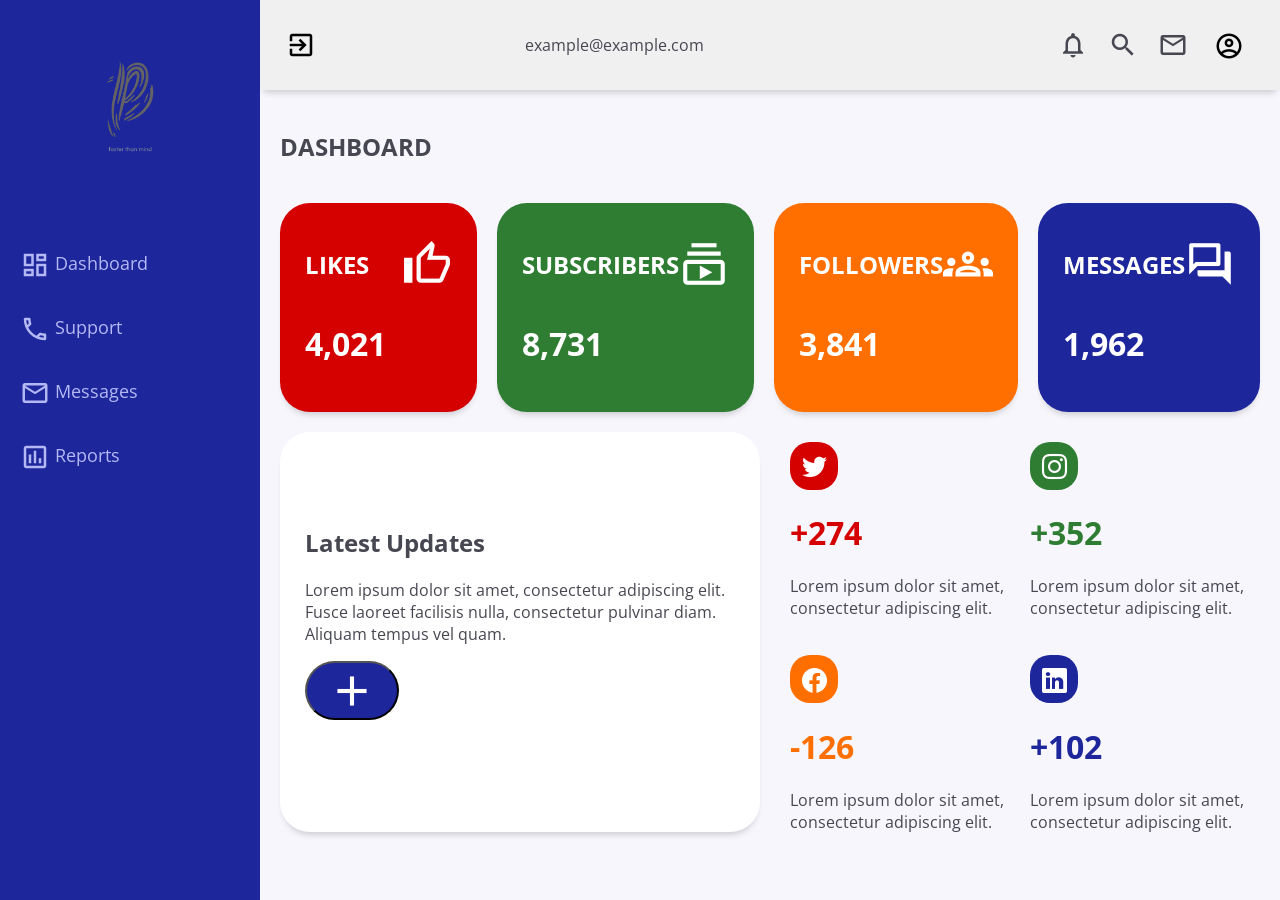
<file: src/main/webapp/dashboard.html>
<!DOCTYPE html>
<html lang="en">
<head>
    <meta charset="utf-8">
    <meta name="viewport" content="width=device-width,initial-scale=1.0">
    <title>Admin Dashboard</title>

    <!-- Open Sans Font -->
    <link href="https://fonts.googleapis.com/css2?family=Open+Sans:wght@100;200;300;400;500;600;700;800;900&display=swap" rel="stylesheet">

    <!-- Material Icons -->
    <link href="https://fonts.googleapis.com/icon?family=Material+Icons+Outlined" rel="stylesheet">

    <!-- Bootstrap Icons -->
    <link rel="stylesheet" href="https://cdn.jsdelivr.net/npm/bootstrap-icons@1.10.3/font/bootstrap-icons.css">

    <!-- Custom CSS -->
    <link rel="stylesheet" href="css/dashboard.css">
    
    <style type="text/css">

    	
    </style>
</head>
<body>
    <div class="grid-container">
        <!-- Header start -->
        <header class="header">
            <div class="header-left">
                <!-- Update the logout button with an id -->
                <button id="logoutButton" class="logout-button" title="Logout">
                    <span class="material-icons-outlined">exit_to_app</span>
                </button>
            </div>
            <div class="header-center" id="user-email"></div>
            <div class="header-right">
                <span class="material-icons-outlined">notifications</span>
                <span class="material-icons-outlined">search</span>
                <span class="material-icons-outlined">email</span>
                <div class="dropdown dropdown-profile">
                    <button class="dropbtn material-icons-outlined">account_circle</button>
                    <div class="dropdown-content" id="profileDropdownContent">
                        <div class="profile-info">
                            <p>User Profile</p>
                            <p>Email: <span class="profile-email" id="userEmail"></span></p>
                        </div>
                        <a href="#" class="profile-action" onclick="logout()">Logout</a>
                    </div>
                </div>
            </div>
        </header>
        <!-- Header End -->

        <!-- Sidebar -->
        <aside id="sidebar">
            <div class="sidebar-title">
                <div class="sidebar-brand">
                    <img src="images/logo-no-background.png" alt="Logo" class="logo-icon">
                </div>
                <span class="material-icons-outlined" onclick="closeSidebar()">close</span>
            </div>

            <ul class="sidebar-list">
                <li class="sidebar-list-item">
                    <a href="#">
                        <span class="material-icons-outlined">dashboard</span> Dashboard
                    </a>
                </li>
                <li class="sidebar-list-item">
                    <a href="support.html">
                        <span class="material-icons-outlined">phone</span> Support
                    </a>
                </li>
                <li class="sidebar-list-item">
                    <a href="#">
                        <span class="material-icons-outlined">email</span> Messages
                    </a>
                </li>
                <li class="sidebar-list-item">
                    <a href="#">
                        <span class="material-icons-outlined">poll</span> Reports
                    </a>
                </li>
            </ul>
        </aside>
        <!-- End Sidebar -->

        <!-- Main -->
        <main class="main-container">
            <div class="main-title">
                <h2>DASHBOARD</h2>
            </div>

            <div class="main-cards">
                <div class="card">
                    <div class="card-inner">
                        <h2>LIKES</h2>
                        <span class="material-icons-outlined">thumb_up</span>
                    </div>
                    <h1>4,021</h1>
                </div>
                <div class="card">
                    <div class="card-inner">
                        <h2>SUBSCRIBERS</h2>
                        <span class="material-icons-outlined">subscriptions</span>
                    </div>
                    <h1>8,731</h1>
                </div>
                <div class="card">
                    <div class="card-inner">
                        <h2>FOLLOWERS</h2>
                        <span class="material-icons-outlined">groups</span>
                    </div>
                    <h1>3,841</h1>
                </div>
                <div class="card">
                    <div class="card-inner">
                        <h2>MESSAGES</h2>
                        <span class="material-icons-outlined">forum</span>
                    </div>
                    <h1>1,962</h1>
                </div>
            </div>

            <div class="products">
                <div class="product-card">
                    <h2 class="product-description">Latest Updates</h2>
                    <p class="text-secondary">
                        Lorem ipsum dolor sit amet, consectetur adipiscing elit. Fusce laoreet facilisis nulla, consectetur pulvinar diam. Aliquam tempus vel quam.
                    </p>
                    <button type="button" class="product-button">
                        <span class="material-icons-outlined">add</span>
                    </button>
                </div>
                <div class="social-media">
                    <div class="product">
                        <div>
                            <div class="product-icon background-red">
                                <i class="bi bi-twitter"></i>
                            </div>
                            <h1 class="text-red">+274</h1>
                            <p class="text-secondary">Lorem ipsum dolor sit amet, consectetur adipiscing elit.</p>
                        </div>
                        <div>
                            <div class="product-icon background-green">
                                <i class="bi bi-instagram"></i>
                            </div>
                            <h1 class="text-green">+352</h1>
                            <p class="text-secondary">Lorem ipsum dolor sit amet, consectetur adipiscing elit.</p>
                        </div>
                        <div>
                            <div class="product-icon background-orange">
                                <i class="bi bi-facebook"></i>
                            </div>
                            <h1 class="text-orange">-126</h1>
                            <p class="text-secondary">Lorem ipsum dolor sit amet, consectetur adipiscing elit.</p>
                        </div>
                        <div>
                            <div class="product-icon background-blue">
                                <i class="bi bi-linkedin"></i>
                            </div>
                            <h1 class="text-blue">+102</h1>
                            <p class="text-secondary">Lorem ipsum dolor sit amet, consectetur adipiscing elit.</p>
                        </div>
                    </div>
                </div>
            </div>
        </main>
        <!-- End Main -->
    </div>

    <!-- Scripts -->
    <!-- Custom JS -->
    <script src="js/scripts.js"> </script>
    
    <script>
        // Function to handle logout action
        function logout() {
            // Perform logout actions here, such as clearing session data
            // For now, simply redirect to the homepage.html file
            window.location.href = "homepage.html";
        }

        // Attach event listener to the logout button
        document.getElementById("logoutButton").addEventListener("click", logout);
    </script>

    <script>
        // Get the element where the user email will be displayed
        const userEmailElement = document.getElementById('user-email');

        // Set the logged-in user's email directly in JavaScript
        const loggedInUserEmail = "example@example.com"; // Replace this with the actual email

        // Set the content of the user email element
        userEmailElement.textContent = loggedInUserEmail;
    </script>
</body>
</html>
</file>
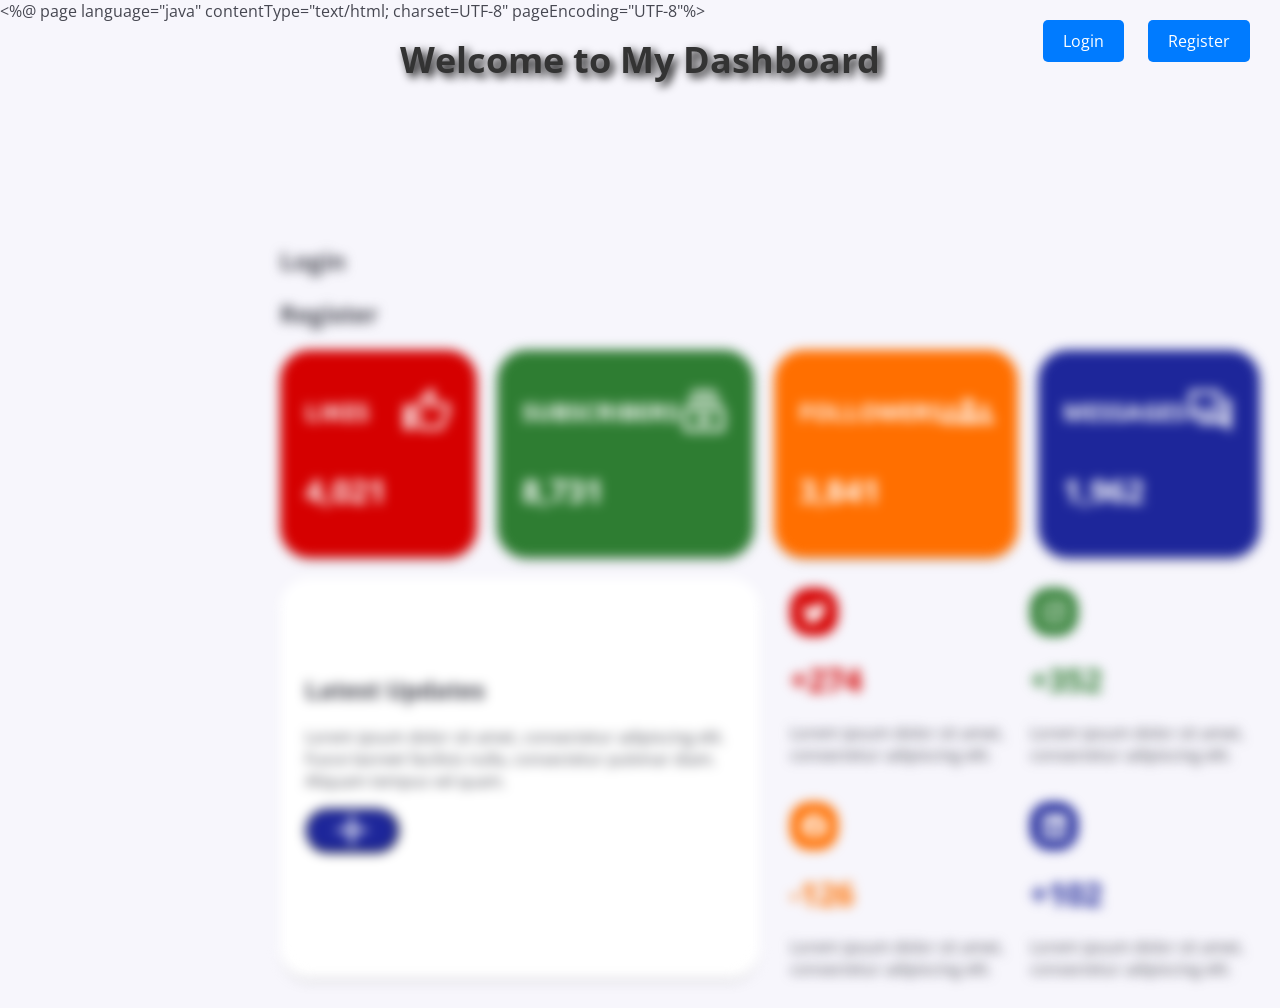
<file: src/main/webapp/homepage.html>
<%@ page language="java" contentType="text/html; charset=UTF-8" pageEncoding="UTF-8"%>
<!DOCTYPE html>
<html lang="en">
<head>
    <meta charset="utf-8">
    <meta name="viewport" content="width=device-width,initial-scale=1.0">
    <title>Admin Dashboard</title>

    <!-- Open Sans Font -->
    <link href="https://fonts.googleapis.com/css2?family=Open+Sans:wght@100;200;300;400;500;600;700;800;900&display=swap" rel="stylesheet">

    <!-- Material Icons -->
    <link href="https://fonts.googleapis.com/icon?family=Material+Icons+Outlined" rel="stylesheet">

    <!-- Bootstrap Icons -->
    <link rel="stylesheet" href="https://cdn.jsdelivr.net/npm/bootstrap-icons@1.10.3/font/bootstrap-icons.css">

    <!-- Custom CSS -->
    <link rel="stylesheet" href="css/dashboard.css">

    
</head>
<body>
<h1 id="homepage_heading">Welcome to My Dashboard</h1>

<div class="grid-container">
    <!-- Login and Register Buttons -->
    <div class="login-register-buttons">
        <a href="login.jsp">Login</a>
        <a href="Register.jsp">Register</a>
    </div>
    <!-- End Login and Register Buttons -->

    <!-- Main -->
    <main class="main-container">
        <div class="main-title">
            <h2></h2>
        </div>

        <!-- Login Form -->
        <div id="login-form" class="blur">
            <h2>Login</h2>
            <form action="loginServlet" method="post">
                <!-- Your login form fields go here -->
            </form>
        </div>
        
        <!-- Register Form -->
        <div id="register-form" class="blur">
            <h2>Register</h2>
            <form action="registerServlet" method="post">
                <!-- Your register form fields go here -->
            </form>
        </div>

        <div class="main-cards blur">

            <div class="card">
                <div class="card-inner">
                    <h2>LIKES</h2>
                    <span class="material-icons-outlined">thumb_up</span>
                </div>
                <h1>4,021</h1>
            </div>

            <div class="card">
                <div class="card-inner">
                    <h2>SUBSCRIBERS</h2>
                    <span class="material-icons-outlined">subscriptions</span>
                </div>
                <h1>8,731</h1>
            </div>

            <div class="card">
                <div class="card-inner">
                    <h2>FOLLOWERS</h2>
                    <span class="material-icons-outlined">groups</span>
                </div>
                <h1>3,841</h1>
            </div>

            <div class="card">
                <div class="card-inner">
                    <h2>MESSAGES</h2>
                    <span class="material-icons-outlined">forum</span>
                </div>
                <h1>1,962</h1>
            </div>

        </div>

        <div class="products blur">

            <div class="product-card">
                <h2 class="product-description">Latest Updates</h2>
                <p class="text-secondary">
                    Lorem ipsum dolor sit amet, consectetur adipiscing elit. Fusce laoreet facilisis nulla, consectetur pulvinar diam. Aliquam tempus vel quam.
                </p>
                <button type="button" class="product-button">
                    <span class="material-icons-outlined">add</span>
                </button>
            </div>

            <div class="social-media">
                <div class="product">

                    <div>
                        <div class="product-icon background-red">
                            <i class="bi bi-twitter"></i>
                        </div>
                        <h1 class="text-red">+274</h1>
                        <p class="text-secondary">Lorem ipsum dolor sit amet, consectetur adipiscing elit.</p>
                    </div>
    
                    <div>
                        <div class="product-icon background-green">
                            <i class="bi bi-instagram"></i>
                        </div>
                        <h1 class="text-green">+352</h1>
                        <p class="text-secondary">Lorem ipsum dolor sit amet, consectetur adipiscing elit.</p>
                    </div>
    
                    <div>
                        <div class="product-icon background-orange">
                            <i class="bi bi-facebook"></i>
                        </div>
                        <h1 class="text-orange">-126</h1>
                        <p class="text-secondary">Lorem ipsum dolor sit amet, consectetur adipiscing elit.</p>
                    </div>
    
                    <div>
                        <div class="product-icon background-blue">
                            <i class="bi bi-linkedin"></i>
                        </div>
                        <h1 class="text-blue">+102</h1>
                        <p class="text-secondary">Lorem ipsum dolor sit amet, consectetur adipiscing elit.</p>
                    </div>
                    
                </div>
            </div>

        </div>
    </main>
    <!-- End Main -->

</div>

<!-- Scripts -->
<!-- Custom JS -->
<script>
    // JavaScript to handle login and register form visibility
    const loginForm = document.getElementById('login-form');
    const registerForm = document.getElementById('register-form');

    // Show login form
    document.querySelector('.login-register-buttons a[href="#login"]').addEventListener('click', function () {
        loginForm.classList.remove('blur');
        registerForm.classList.add('blur');
    });

    // Show register form
    document.querySelector('.login-register-buttons a[href="#register"]').addEventListener('click', function () {
        registerForm.classList.remove('blur');
        loginForm.classList.add('blur');
    });
</script>
</body>
</html>
</file>
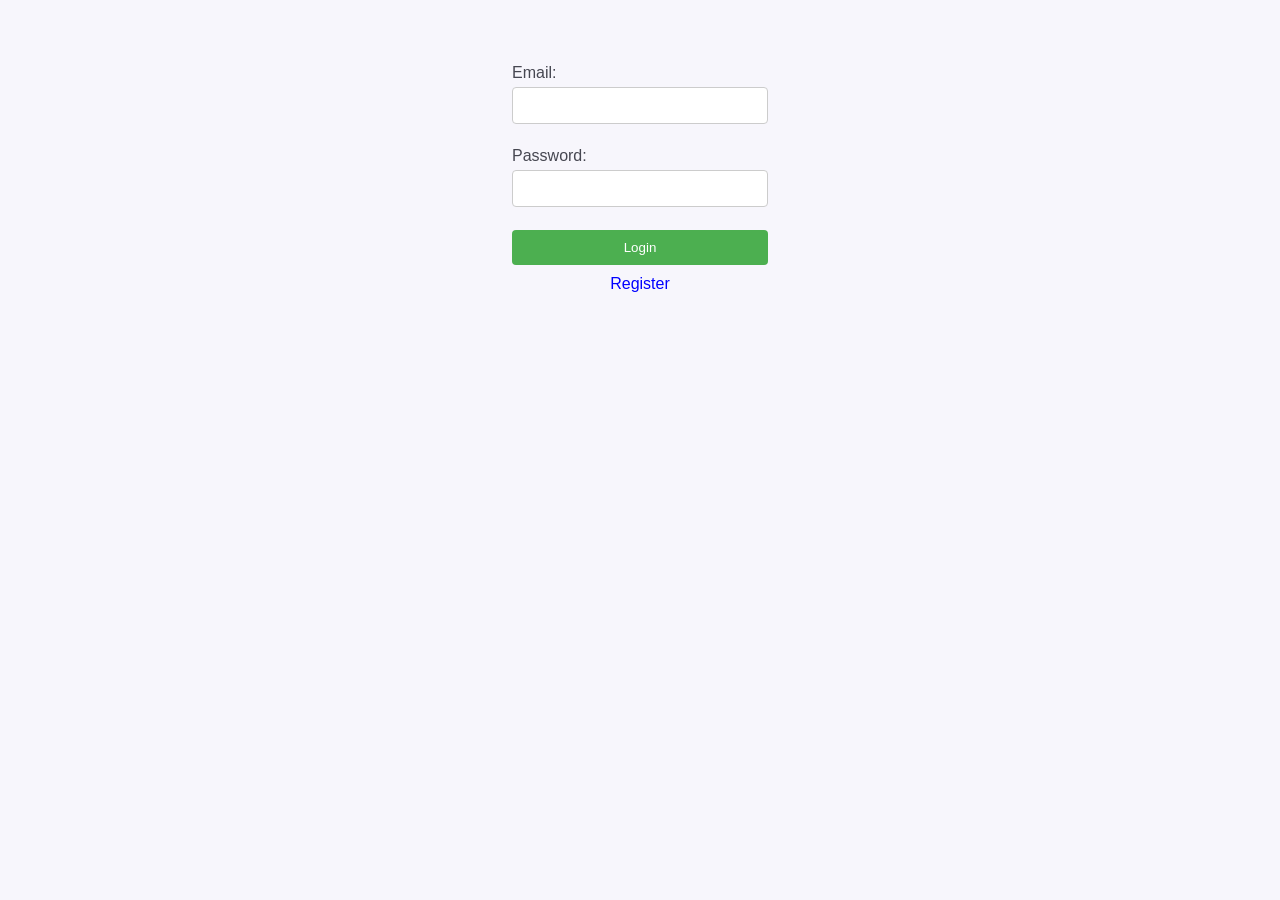
<file: src/main/webapp/login.html>
<!DOCTYPE html>
<html>
<head>
    <meta charset="ISO-8859-1">
    <title>Login</title>
    <link rel="stylesheet" href="css/login_register.css">
</head>
<body>
    <form action="login" method="post">
        Email: <input type="email" name="email"><br><br>
        Password: <input type="password" name="password"><br><br>
        <button type="submit">Login</button><br>
        <a href="Register.html">Register</a>
    </form>
</body>
</html>
</file>
<file: src/main/webapp/css/dashboard.css>
body {
  margin: 0;
  padding: 0;
  box-sizing: border-box;
  background-color: rgb(247, 246, 252);
  color: rgb(70, 71, 81);
  font-family: 'Open Sans', sans-serif;
}
   /* CSS for logo icon size adjustment */
    .logo-icon {
        width: 100%; /* Adjust the width as needed */
        height: auto; /* Maintain aspect ratio */
    }
.material-icons-outlined {
  vertical-align: middle;
  line-height: 1px;
  font-size: 30px;
}

.text-secondary {
  color: rgb(70, 71, 81);
}

.text-blue {
  color: rgb(29, 38, 154);
}

.background-blue {
  background-color: rgb(29, 38, 154);
}

.text-red {
  color: rgb(213, 0, 0);
}

.background-red {
  background-color: rgb(213, 0, 0);
}

.text-green {
  color: rgb(46, 125, 50);
}

.background-green {
  background-color: rgb(46, 125, 50);
}

.text-orange {
  color: rgb(255, 111, 0);
}

.background-orange {
  background-color: rgb(255, 111, 0);
}

.grid-container {
  display: grid;
  grid-template-columns: 260px 1fr 1fr 1fr;
  grid-template-rows: 0.2fr 3fr;
  grid-template-areas:
    'sidebar header header header'
    'sidebar main main main';
  height: 100vh;
}

/* ---------- HEADER ---------- */

.header {
  grid-area: header;
  height: 70px;
  display: flex;
  align-items: center;
  justify-content: space-between;
  padding: 0 30px 0 30px;
  box-shadow: 0 6px 7px -4px rgba(0, 0, 0, 0.2);
}

.menu-icon {
  display: none;
}

/* ---------- SIDEBAR ---------- */

#sidebar {
  grid-area: sidebar;
  height: 100%;
  background-color: rgb(29, 38, 154);
  color: rgb(255, 255, 255);
  overflow-y: auto;
  transition: all 0.5s;
  -webkit-transition: all 0.5s;
}

.sidebar-title {
  display: flex;
  justify-content: space-between;
  align-items: center;
  padding: 20px 20px 20px 20px;
  margin-bottom: 30px;
}

.sidebar-title > span {
  display: none;
}

.sidebar-brand {
  margin-top: 15px;
  font-size: 30px;
  font-weight: 700;
}

.sidebar-brand > .material-icons-outlined {
  font-size: 50px;
}

.sidebar-list {
  padding: 0;
  margin-top: 15px;
  list-style-type: none;
}

.sidebar-list-item {
  padding: 20px 20px 20px 20px;
  font-size: 18px;
}

.sidebar-list-item:hover {
  background-color: rgba(255, 255, 255, 0.2);
  cursor: pointer;
}

.sidebar-list-item > a {
  text-decoration: none;
  color: rgb(180, 184, 244);
}

.sidebar-responsive {
  display: inline !important;
  position: absolute;
}

/* ---------- MAIN ---------- */

.main-container {
  grid-area: main;
  overflow-y: auto;
  padding: 20px 20px;
}

.main-title {
  display: flex;
  justify-content: space-between;
}

.main-cards {
  display: grid;
  grid-template-columns: 1fr 1fr 1fr 1fr;
  gap: 20px;
  margin: 20px 0;
}

.card {
  display: flex;
  flex-direction: column;
  justify-content: space-around;
  padding: 25px;
  color: rgb(255, 255, 255);
  border-radius: 30px;
  box-shadow: 0 6px 7px -4px rgba(0, 0, 0, 0.2);
}

.card:first-child {
  background-color: rgb(213, 0, 0);
}

.card:nth-child(2) {
  background-color: rgb(46, 125, 50);
}

.card:nth-child(3) {
  background-color: rgb(255, 111, 0);
}

.card:nth-child(4) {
  background-color: rgb(29, 38, 154);
}

.card-inner {
  display: flex;
  align-items: center;
  justify-content: space-between;
}

.card-inner > span {
  font-size: 50px;
}

.products {
  display: grid;
  grid-template-columns: 1fr 1fr;
  gap: 20px;
}

.product-card {
  height: 350px;
  background-color: rgb(255, 255, 255);
  padding: 25px;
  border-radius: 30px;
  box-shadow: 0 6px 7px -4px rgba(0, 0, 0, 0.2);
}

.product-description {
  padding-top: 50px;
}

.product-button {
  background-color: rgb(29, 38, 154);
  color: rgb(255, 255, 255);
  padding: 20px;
  border-radius: 30px;
}

.product-button > .material-icons-outlined {
  font-size: 50px;
}

.social-media {
  height: 350px;
  padding: 10px;
}

.product {
  display: grid;
  grid-template-columns: 1fr 1fr;
  gap: 20px;
}

.product-icon {
  color: rgb(255, 255, 255);
  width: 48px;
  height: 48px;
  display: flex;
  align-items: center;
  justify-content: center;
  border-radius: 20px;
}

.product-icon > .bi {
  font-size: 25px;
}

/* ---------- MEDIA QUERIES ---------- */

/* Medium <= 992px */
@media screen and (max-width: 992px) {
  .grid-container {
    grid-template-columns: 1fr;
    grid-template-rows: 0.2fr 3fr;
    grid-template-areas:
      'header'
      'main';
  }

  #sidebar {
    display: none;
  }

  .menu-icon {
    display: inline;
  }

  .sidebar-title > span {
    display: inline;
  }
}

/* Small <= 768px */
@media screen and (max-width: 768px) {
  .main-cards {
    grid-template-columns: 1fr;
    gap: 10px;
    margin-bottom: 0;
  }

  .products {
    grid-template-columns: 1fr;
    margin-top: 30px;
  }
}

/* Extra Small <= 576px */
@media screen and (max-width: 576px) {
  .header-left {
    display: none;
  }
}


    	/* Header Updated CSS */
.header {
    display: flex;
    justify-content: space-between;
    align-items: center;
}

.header-left, .header-center, .header-right {
    display: flex;
    align-items: center;
}

.logout-button {
    background: none;
    border: none;
    cursor: pointer;
    margin-right: 10px;
}

.header-right .material-icons-outlined {
    margin-left: 10px;
}


/* Adjust the margin-right as needed to separate icons */
.header-right .material-icons-outlined {
    margin-right: 10px;
}


			/* Homepage css extra add only buttons */
  /* Style for Login and Register Buttons */
        .login-register-buttons {
            position: absolute;
            top: 20px;
            right: 20px;
            z-index: 9999; /* Ensure buttons are on top of other content */
        }

        .login-register-buttons a {
            display: inline-block;
            padding: 10px 20px;
            margin: 0 10px;
            font-size: 16px;
            text-decoration: none;
            color: #ffffff;
            background-color: #007bff;
            border: none;
            border-radius: 5px;
            cursor: pointer;
        }

        .login-register-buttons a:hover {
            background-color: #0056b3;
        }

        /* Blur effect */
        .blur {
            filter: blur(6px);
        }
        #homepage_heading {
  	text-align: center;
  	font-size: 36px;
  	color: #333; /* Adjust color as needed */
  	margin-top: 1%; /* Adjust top margin as needed */
  	text-shadow: 4px 4px 10px rgba(2, 2, 2, 1); /* Add a subtle text shadow */
  	 z-index: 9999; /* Ensure the heading stays on top */
		}

@media screen and (max-width: 960px) {
  /* Move login and register buttons below heading */
  #homepage_heading {
    margin-bottom: 20px; /* Add some space between heading and buttons */
  }

  .login-register-buttons {
    position: static; /* Remove absolute positioning */
    margin-top: 20px; /* Add margin from the top */
    text-align: center; /* Center align buttons */
  }
}

/* Dropdown Section*/
/* Header Styles */
.header {
    display: flex;
    justify-content: space-between;
    align-items: center;
    padding: 10px 20px;
    background-color: #f0f0f0; /* Adjust background color as needed */
}

.header-left {
    flex: 1;
}

.header-center {
    flex: 2;
    text-align: center;
}

.header-right {
    flex: 1;
    display: flex;
    justify-content: flex-end;
    align-items: center;
}

.header-right span {
    margin-right: 10px;
    cursor: pointer;
}

.dropdown-profile {
    position: relative;
}

.dropbtn {
    background-color: transparent;
    border: none;
    cursor: pointer;
}

.dropdown-content {
    display: none;
    position: absolute;
    background-color: #fff;
    min-width: 200px;
    box-shadow: 0 4px 8px rgba(0, 0, 0, 0.1);
    border-radius: 4px;
    z-index: 1;
}

.dropdown-content::before {
    content: '';
    position: absolute;
    top: -10px;
    right: 16px;
    border-width: 5px;
    border-style: solid;
    border-color: transparent transparent #fff transparent;
}

.dropdown-profile:hover .dropdown-content {
    display: block;
}

.profile-info {
    padding: 10px;
}

.profile-info p {
    margin: 5px 0;
}

.profile-action {
    display: block;
    padding: 8px 16px;
    text-decoration: none;
    color: #333;
    transition: background-color 0.3s;
}

.profile-action:hover {
    background-color: #f2f2f2;
}
</file>
<file: src/main/webapp/css/login_register.css>
/* Global styles */
body {
  margin: 5%;
  margin-left: 40%;
  margin-right: 40%;
  padding: 0;
  box-sizing: border-box;
  background-color: rgb(247, 246, 252);
  color: rgb(70, 71, 81);
  font-family: 'Open Sans', sans-serif;
  
}

.container {
  display: flex;
  justify-content: center;
  align-items: center;
  height: 100vh;
}

.form-container {
  width: 40%; /* Adjust the width as needed */
  padding: 20px;
  background-color: #fff;
  border: 2px solid #ccc; /* Border color */
  border-radius: 8px;
  box-shadow: 0 0 10px rgba(0, 0, 0, 0.1);
  margin: 0 30%; /* 30% margin on both sides */
}

.form-container h1 {
  text-align: center;
  margin-bottom: 20px;
}

/* Style for form elements */
input[type="text"],
input[type="email"],
input[type="password"] {
  width: 100%;
  padding: 10px;
  margin: 5px 0;
  border: 1px solid #ccc;
  border-radius: 4px;
  box-sizing: border-box;
}

/* Style for buttons */
button[type="submit"] {
  width: 100%;
  background-color: #4caf50;
  color: white;
  padding: 10px 0;
  border: none;
  border-radius: 4px;
  cursor: pointer;
}

button[type="submit"]:hover {
  background-color: #45a049;
}

/* Style for links */
a {
  display: block;
  text-align: center;
  margin-top: 10px;
  text-decoration: none;
  color: blue;
}

a:hover {
  color: darkblue;
}
</file>
